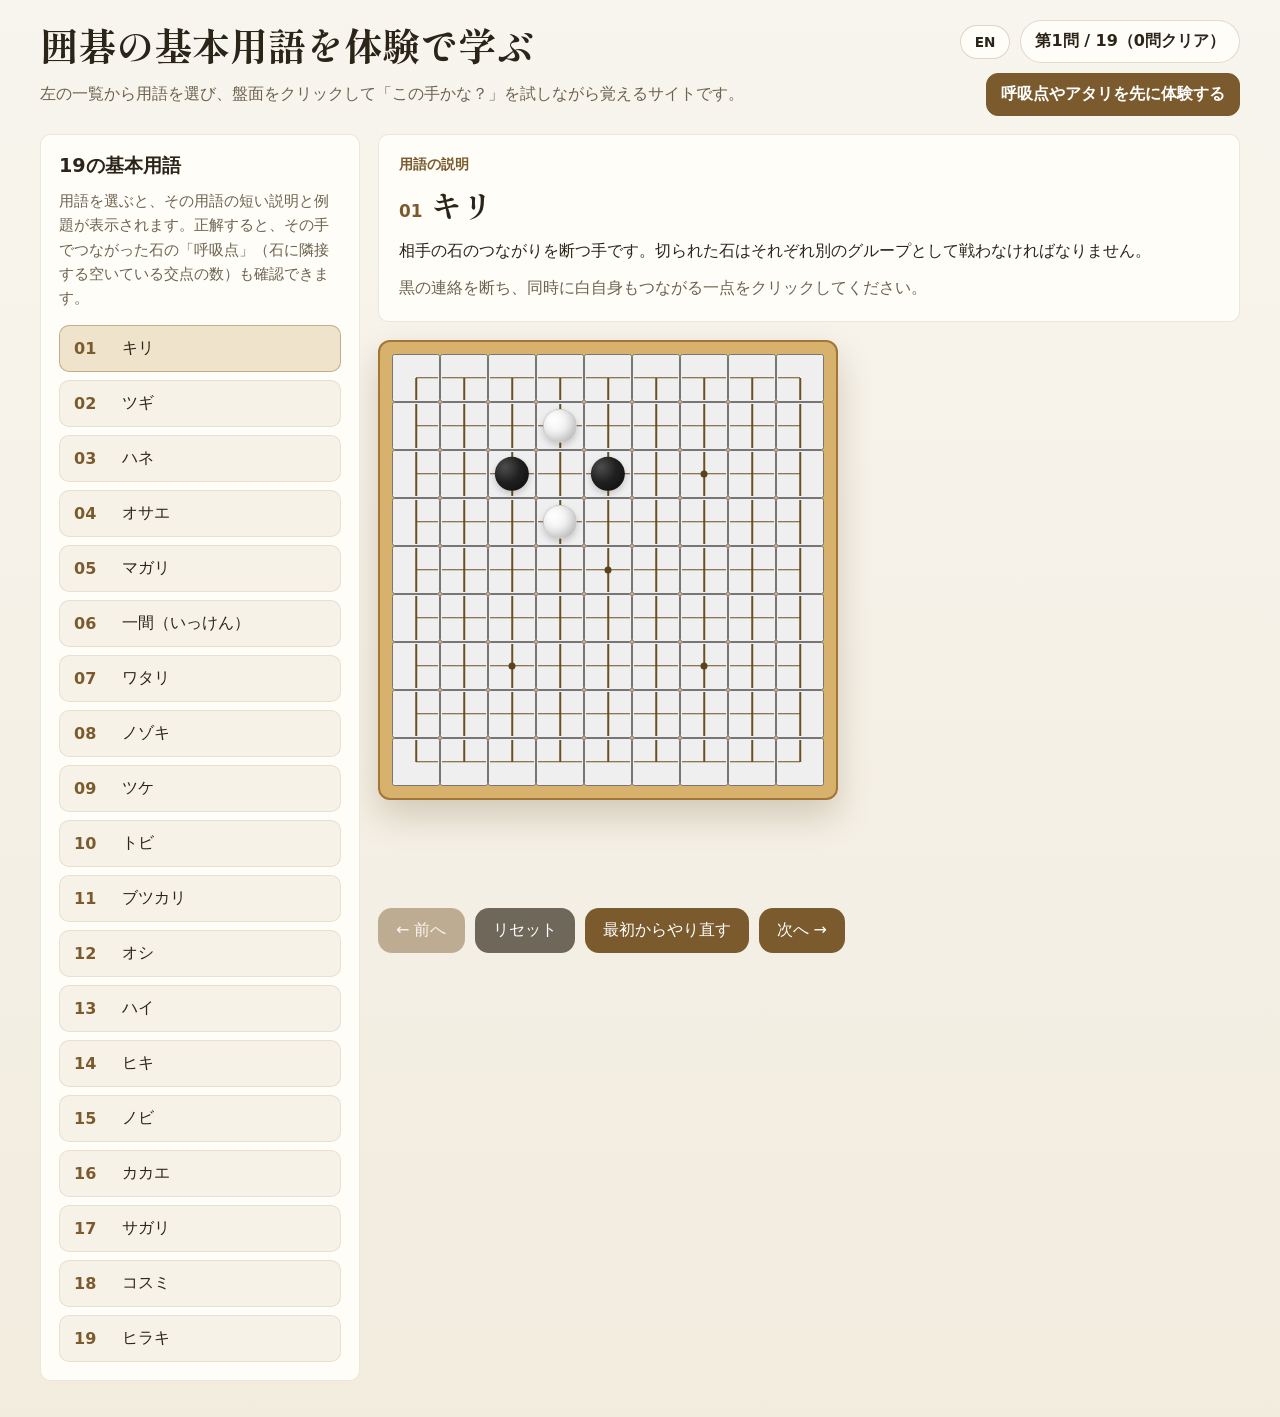
<file: index.html>
<!DOCTYPE html>
<html lang="ja">
<head>
  <meta charset="UTF-8" />
  <meta name="viewport" content="width=device-width, initial-scale=1.0" />
  <title>囲碁の基本用語を体験で学ぶ</title>
  <meta name="description" content="囲碁の基本用語（キリ、ツギ、ハネなど19種類）を、盤面をクリックしながら体験的に学べる無料の学習サイトです。" />
  <link rel="icon" type="image/svg+xml" href="favicon.svg" />
  <link rel="canonical" href="https://jacqueline37.github.io/gogoigo/" />
  <link rel="alternate" hreflang="ja" href="https://jacqueline37.github.io/gogoigo/" />
  <link rel="alternate" hreflang="en" href="https://jacqueline37.github.io/gogoigo/en/" />
  <link rel="alternate" hreflang="x-default" href="https://jacqueline37.github.io/gogoigo/" />

  <meta property="og:type" content="website" />
  <meta property="og:site_name" content="囲碁の基本用語を体験で学ぶ" />
  <meta property="og:title" content="囲碁の基本用語を体験で学ぶ" />
  <meta property="og:description" content="囲碁の基本用語（キリ、ツギ、ハネなど19種類）を、盤面をクリックしながら体験的に学べる無料の学習サイトです。" />
  <meta property="og:url" content="https://jacqueline37.github.io/gogoigo/" />
  <meta property="og:locale" content="ja_JP" />
  <meta property="og:image" content="https://jacqueline37.github.io/gogoigo/og-image.png" />
  <meta property="og:image:width" content="1200" />
  <meta property="og:image:height" content="630" />
  <meta name="twitter:card" content="summary_large_image" />
  <meta name="twitter:image" content="https://jacqueline37.github.io/gogoigo/og-image.png" />

  <link rel="preconnect" href="https://fonts.googleapis.com" />
  <link rel="preconnect" href="https://fonts.gstatic.com" crossorigin />
  <link
    href="https://fonts.googleapis.com/css2?family=Shippori+Mincho:wght@500;700&display=swap"
    rel="stylesheet"
  />
  <link rel="stylesheet" href="styles.css" />

  <!-- Google tag (gtag.js) -->
<script async src="https://www.googletagmanager.com/gtag/js?id=G-1BF9HSHYEM"></script>
<script>
  window.dataLayer = window.dataLayer || [];
  function gtag(){dataLayer.push(arguments);}
  gtag('js', new Date());

  gtag('config', 'G-1BF9HSHYEM');
</script>
  <script>window.FORCE_LANG = "ja";</script>
</head>
<body>
  <noscript>
    <p style="max-width: 640px; margin: 24px auto; padding: 16px; font-family: sans-serif; line-height: 1.7;">
      このサイトは囲碁の基本用語（キリ・ツギ・ハネなど）を、盤面をクリックしながら体験的に学べるインタラクティブな学習サイトです。動作にはJavaScriptが必要なので、ブラウザでJavaScriptを有効にしてご覧ください。
    </p>
  </noscript>
  <div class="app">
    <header class="site-header">
      <div>
        <h1 id="site-title">囲碁の基本用語を体験で学ぶ</h1>
        <p class="lead" id="site-lead">
          左の一覧から用語を選び、盤面をクリックして「この手かな？」を試しながら覚えるサイトです。
        </p>
      </div>

      <div class="header-status">
        <div class="status-row">
          <button id="lang-toggle-btn" class="lang-toggle-btn" type="button" data-lang-switch-href="en/index.html">EN</button>
          <p id="stage-indicator" class="stage-indicator">第1問 / 19</p>
        </div>
        <a id="rules-link" class="ghost-btn nav-link primary" href="rules.html">呼吸点やアタリを先に体験する</a>
        <button id="toggle-sidebar-btn" class="ghost-btn" type="button" aria-expanded="false">
          用語一覧を開く
        </button>
      </div>
    </header>

    <main class="layout">
      <aside class="sidebar" id="sidebar">
        <div class="sidebar-inner">
          <h2 id="sidebar-title">19の基本用語</h2>
          <p class="sidebar-note" id="sidebar-note">
            用語を選ぶと、その用語の短い説明と例題が表示されます。正解すると、その手でつながった石の「呼吸点」（石に隣接する空いている交点の数）も確認できます。
          </p>
          <div id="term-list" class="term-list"></div>
        </div>
      </aside>

      <section class="content">
        <div class="card intro-card">
          <p class="section-label" id="section-label">用語の説明</p>
          <h2 id="term-title">読み込み中...</h2>
          <p id="term-description" class="term-description"></p>
          <p id="term-instruction" class="term-instruction"></p>
        </div>

        <div class="card board-card">
          <div id="board" class="board" aria-label="囲碁盤"></div>
          <p id="message" class="message" aria-live="polite"></p>
          <p id="consequence" class="consequence" aria-live="polite"></p>
        </div>

        <div class="controls">
          <button id="prev-btn" type="button">← 前へ</button>
          <button id="reset-btn" type="button">リセット</button>
          <button id="restart-btn" type="button">最初からやり直す</button>
          <button id="next-btn" type="button">次へ →</button>
        </div>
      </section>
    </main>
  </div>

  <script src="i18n.js"></script>
  <script src="go-rules.js"></script>
  <script src="board-ui.js"></script>
  <script src="stages.js"></script>
  <script src="app.js"></script>
</body>
</html>
</file>
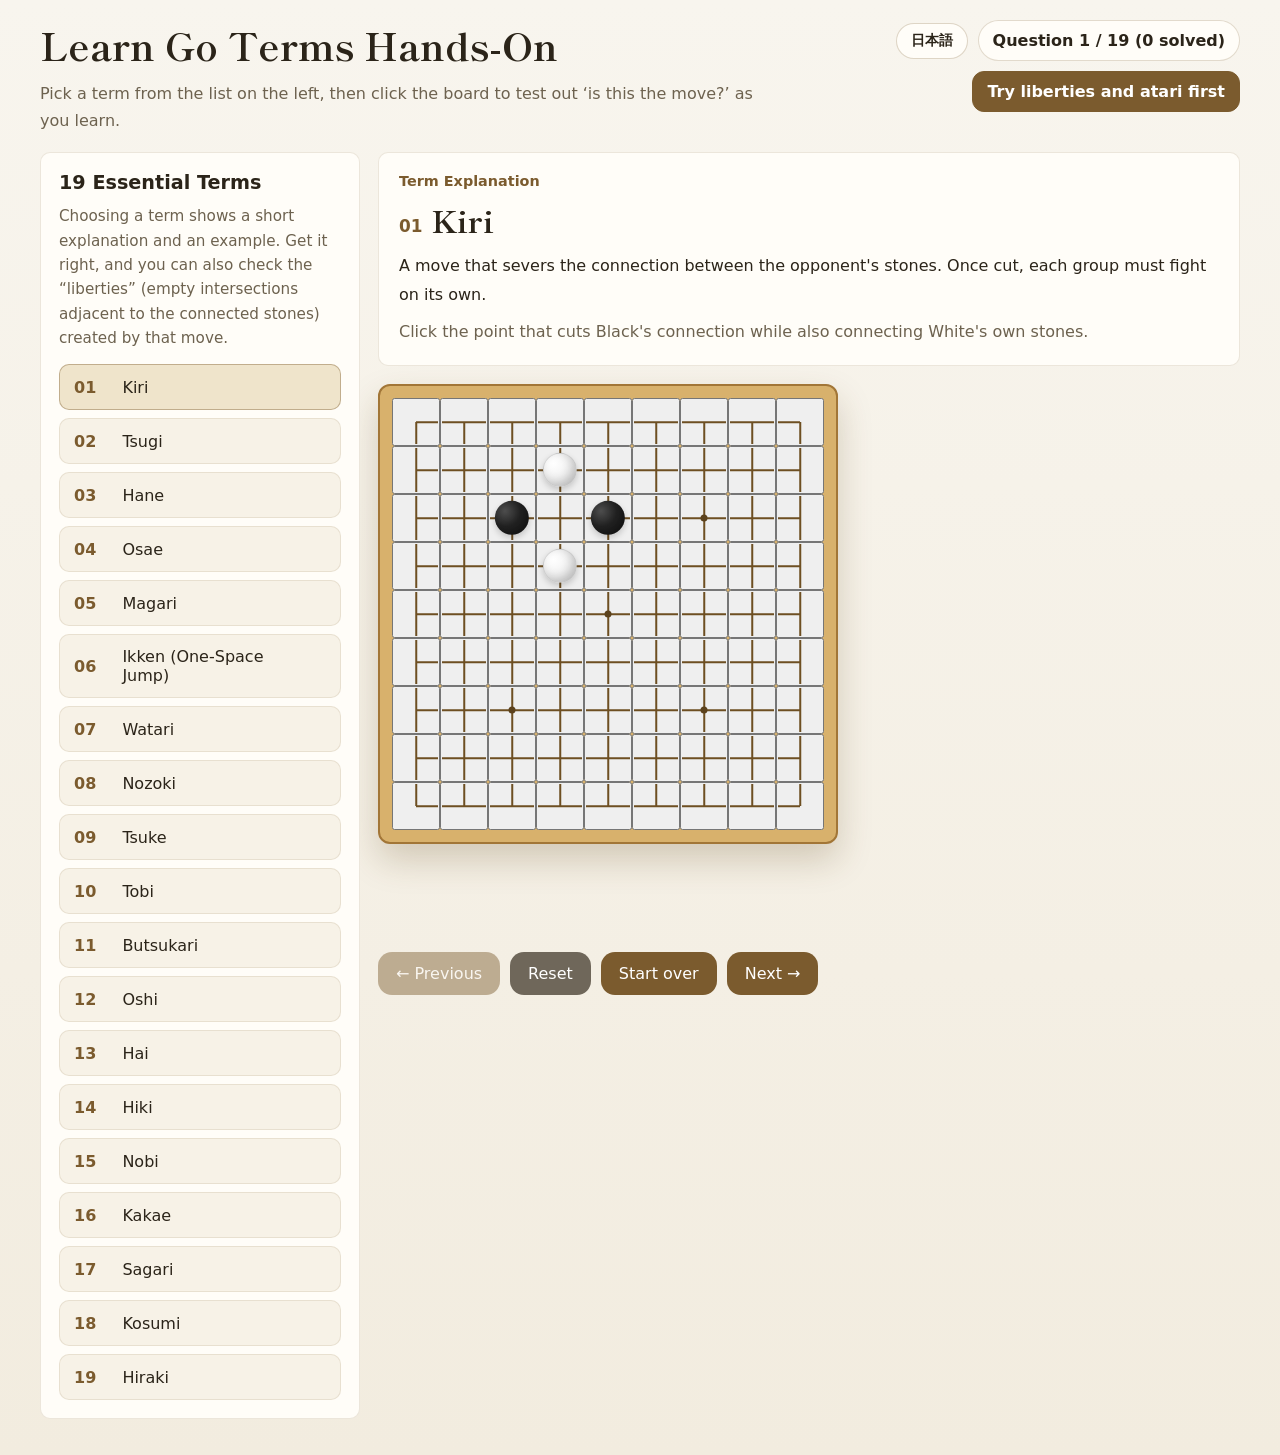
<file: en/index.html>
<!DOCTYPE html>
<html lang="en">
<head>
  <meta charset="UTF-8" />
  <meta name="viewport" content="width=device-width, initial-scale=1.0" />
  <title>Learn Go Terms Hands-On</title>
  <meta name="description" content="Learn essential Go (Igo) terms — kiri, tsugi, hane, and 19 in total — hands-on by clicking moves on an interactive board. A free learning site." />
  <link rel="icon" type="image/svg+xml" href="../favicon.svg" />
  <link rel="canonical" href="https://jacqueline37.github.io/gogoigo/en/" />
  <link rel="alternate" hreflang="ja" href="https://jacqueline37.github.io/gogoigo/" />
  <link rel="alternate" hreflang="en" href="https://jacqueline37.github.io/gogoigo/en/" />
  <link rel="alternate" hreflang="x-default" href="https://jacqueline37.github.io/gogoigo/" />

  <meta property="og:type" content="website" />
  <meta property="og:site_name" content="Learn Go Terms Hands-On" />
  <meta property="og:title" content="Learn Go Terms Hands-On" />
  <meta property="og:description" content="Learn essential Go (Igo) terms — kiri, tsugi, hane, and 19 in total — hands-on by clicking moves on an interactive board. A free learning site." />
  <meta property="og:url" content="https://jacqueline37.github.io/gogoigo/en/" />
  <meta property="og:locale" content="en_US" />
  <meta property="og:image" content="https://jacqueline37.github.io/gogoigo/og-image.png" />
  <meta property="og:image:width" content="1200" />
  <meta property="og:image:height" content="630" />
  <meta name="twitter:card" content="summary_large_image" />
  <meta name="twitter:image" content="https://jacqueline37.github.io/gogoigo/og-image.png" />

  <link rel="preconnect" href="https://fonts.googleapis.com" />
  <link rel="preconnect" href="https://fonts.gstatic.com" crossorigin />
  <link
    href="https://fonts.googleapis.com/css2?family=Shippori+Mincho:wght@500;700&display=swap"
    rel="stylesheet"
  />
  <link rel="stylesheet" href="../styles.css" />

  <!-- Google tag (gtag.js) -->
<script async src="https://www.googletagmanager.com/gtag/js?id=G-1BF9HSHYEM"></script>
<script>
  window.dataLayer = window.dataLayer || [];
  function gtag(){dataLayer.push(arguments);}
  gtag('js', new Date());

  gtag('config', 'G-1BF9HSHYEM');
</script>
  <script>window.FORCE_LANG = "en";</script>
</head>
<body>
  <noscript>
    <p style="max-width: 640px; margin: 24px auto; padding: 16px; font-family: sans-serif; line-height: 1.7;">
      This site is an interactive way to learn essential Go terms (kiri, tsugi, hane, and more) by clicking moves on the board. It requires JavaScript — please enable it in your browser.
    </p>
  </noscript>
  <div class="app">
    <header class="site-header">
      <div>
        <h1 id="site-title">Learn Go Terms Hands-On</h1>
        <p class="lead" id="site-lead">
          Pick a term from the list on the left, then click the board to test out ‘is this the move?’ as you learn.
        </p>
      </div>

      <div class="header-status">
        <div class="status-row">
          <button id="lang-toggle-btn" class="lang-toggle-btn" type="button" data-lang-switch-href="../">日本語</button>
          <p id="stage-indicator" class="stage-indicator">Question 1 / 19</p>
        </div>
        <a id="rules-link" class="ghost-btn nav-link primary" href="rules.html">Try liberties and atari first</a>
        <button id="toggle-sidebar-btn" class="ghost-btn" type="button" aria-expanded="false">
          Show term list
        </button>
      </div>
    </header>

    <main class="layout">
      <aside class="sidebar" id="sidebar">
        <div class="sidebar-inner">
          <h2 id="sidebar-title">19 Essential Terms</h2>
          <p class="sidebar-note" id="sidebar-note">
            Choosing a term shows a short explanation and an example. Get it right, and you can also check the “liberties” (empty intersections adjacent to the connected stones) created by that move.
          </p>
          <div id="term-list" class="term-list"></div>
        </div>
      </aside>

      <section class="content">
        <div class="card intro-card">
          <p class="section-label" id="section-label">Term Explanation</p>
          <h2 id="term-title">Loading...</h2>
          <p id="term-description" class="term-description"></p>
          <p id="term-instruction" class="term-instruction"></p>
        </div>

        <div class="card board-card">
          <div id="board" class="board" aria-label="Go board"></div>
          <p id="message" class="message" aria-live="polite"></p>
          <p id="consequence" class="consequence" aria-live="polite"></p>
        </div>

        <div class="controls">
          <button id="prev-btn" type="button">← Previous</button>
          <button id="reset-btn" type="button">Reset</button>
          <button id="restart-btn" type="button">Start over</button>
          <button id="next-btn" type="button">Next →</button>
        </div>
      </section>
    </main>
  </div>

  <script src="../i18n.js"></script>
  <script src="../go-rules.js"></script>
  <script src="../board-ui.js"></script>
  <script src="../stages.js"></script>
  <script src="../app.js"></script>
</body>
</html>
</file>
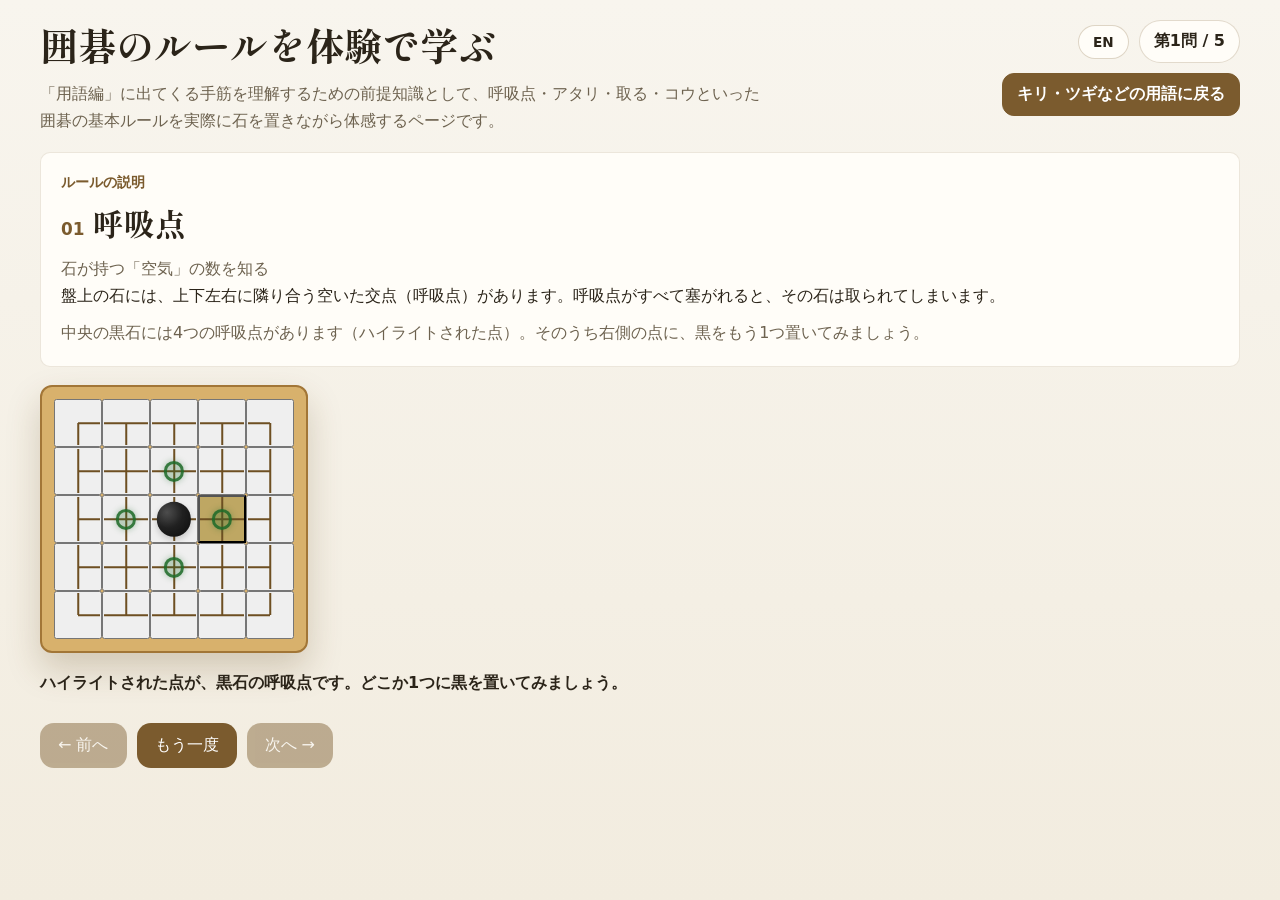
<file: rules.html>
<!DOCTYPE html>
<html lang="ja">
<head>
  <meta charset="UTF-8" />
  <meta name="viewport" content="width=device-width, initial-scale=1.0" />
  <title>囲碁のルールを体験で学ぶ</title>
  <meta name="description" content="「囲碁の基本用語を体験で学ぶ」用語編の前提知識として、呼吸点・アタリ・石を取る・コウなど囲碁の基本ルールを実際に石を打ちながら体験できるページです。" />
  <link rel="icon" type="image/svg+xml" href="favicon.svg" />
  <link rel="canonical" href="https://jacqueline37.github.io/gogoigo/rules.html" />
  <link rel="alternate" hreflang="ja" href="https://jacqueline37.github.io/gogoigo/rules.html" />
  <link rel="alternate" hreflang="en" href="https://jacqueline37.github.io/gogoigo/en/rules.html" />
  <link rel="alternate" hreflang="x-default" href="https://jacqueline37.github.io/gogoigo/rules.html" />

  <meta property="og:type" content="website" />
  <meta property="og:site_name" content="囲碁の基本用語を体験で学ぶ" />
  <meta property="og:title" content="囲碁のルールを体験で学ぶ" />
  <meta property="og:description" content="「囲碁の基本用語を体験で学ぶ」用語編の前提知識として、呼吸点・アタリ・石を取る・コウなど囲碁の基本ルールを実際に石を打ちながら体験できるページです。" />
  <meta property="og:url" content="https://jacqueline37.github.io/gogoigo/rules.html" />
  <meta property="og:locale" content="ja_JP" />
  <meta property="og:image" content="https://jacqueline37.github.io/gogoigo/og-image.png" />
  <meta property="og:image:width" content="1200" />
  <meta property="og:image:height" content="630" />
  <meta name="twitter:card" content="summary_large_image" />
  <meta name="twitter:image" content="https://jacqueline37.github.io/gogoigo/og-image.png" />

  <link rel="preconnect" href="https://fonts.googleapis.com" />
  <link rel="preconnect" href="https://fonts.gstatic.com" crossorigin />
  <link
    href="https://fonts.googleapis.com/css2?family=Shippori+Mincho:wght@500;700&display=swap"
    rel="stylesheet"
  />
  <link rel="stylesheet" href="styles.css" />

  <!-- Google tag (gtag.js) -->
<script async src="https://www.googletagmanager.com/gtag/js?id=G-1BF9HSHYEM"></script>
<script>
  window.dataLayer = window.dataLayer || [];
  function gtag(){dataLayer.push(arguments);}
  gtag('js', new Date());

  gtag('config', 'G-1BF9HSHYEM');
</script>
  <script>window.FORCE_LANG = "ja";</script>
</head>
<body>
  <noscript>
    <p style="max-width: 640px; margin: 24px auto; padding: 16px; font-family: sans-serif; line-height: 1.7;">
      このサイトは呼吸点・アタリ・石を取る・コウなど、囲碁の基本ルールを実際に石を置きながら体験的に学べるインタラクティブな学習サイトです。動作にはJavaScriptが必要なので、ブラウザでJavaScriptを有効にしてご覧ください。
    </p>
  </noscript>
  <div class="app">
    <header class="site-header">
      <div>
        <h1 id="site-title">囲碁のルールを体験で学ぶ</h1>
        <p class="lead" id="site-lead">
          「用語編」に出てくる手筋を理解するための前提知識として、呼吸点・アタリ・取る・コウといった囲碁の基本ルールを実際に石を置きながら体感するページです。
        </p>
      </div>

      <div class="header-status">
        <div class="status-row">
          <button id="lang-toggle-btn" class="lang-toggle-btn" type="button" data-lang-switch-href="en/rules.html">EN</button>
          <p id="stage-indicator" class="stage-indicator">第1問 / 5</p>
        </div>
        <a id="index-link" class="ghost-btn nav-link primary" href="index.html">キリ・ツギなどの用語に戻る</a>
      </div>
    </header>

    <main class="layout layout-single">
      <section class="content">
        <div class="card intro-card">
          <p class="section-label" id="section-label">ルールの説明</p>
          <h2 id="rule-title">読み込み中...</h2>
          <p id="rule-subtitle" class="term-instruction"></p>
          <p id="rule-description" class="term-description"></p>
          <p id="rule-objective" class="term-instruction"></p>
        </div>

        <div class="card board-card">
          <div id="board" class="board" aria-label="囲碁盤"></div>
          <p id="message" class="message" aria-live="polite"></p>
        </div>

        <div class="controls">
          <button id="prev-btn" type="button">← 前へ</button>
          <button id="retry-btn" type="button">もう一度</button>
          <button id="next-btn" type="button">次へ →</button>
        </div>
      </section>
    </main>
  </div>

  <script src="i18n.js"></script>
  <script src="go-rules.js"></script>
  <script src="board-ui.js"></script>
  <script src="rules-stages.js"></script>
  <script src="rules.js"></script>
</body>
</html>
</file>
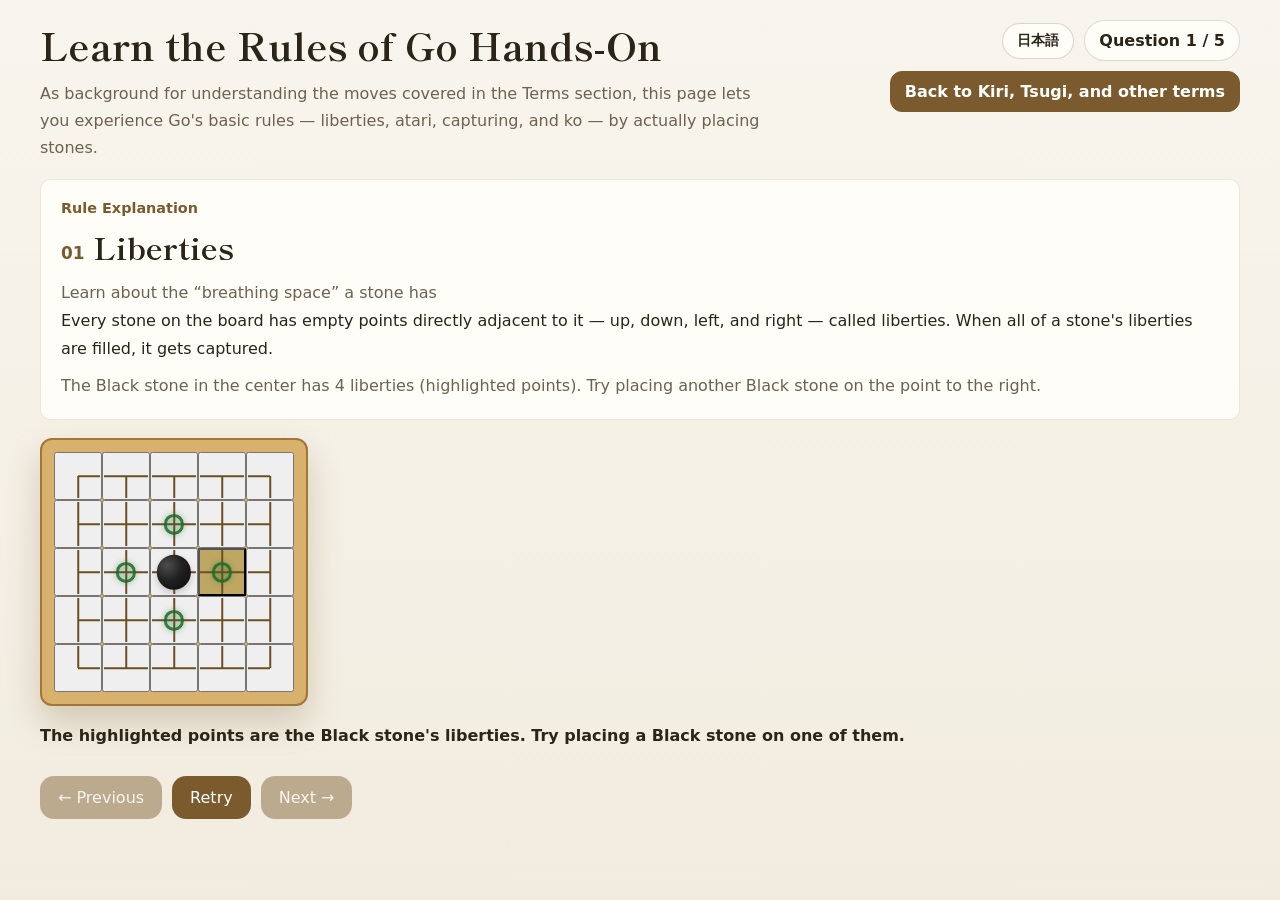
<file: en/rules.html>
<!DOCTYPE html>
<html lang="en">
<head>
  <meta charset="UTF-8" />
  <meta name="viewport" content="width=device-width, initial-scale=1.0" />
  <title>Learn the Rules of Go Hands-On</title>
  <meta name="description" content="Learn the basic rules of Go — liberties, atari, capturing, and ko — hands-on by placing stones on an interactive board. A prerequisite primer for the Terms section." />
  <link rel="icon" type="image/svg+xml" href="../favicon.svg" />
  <link rel="canonical" href="https://jacqueline37.github.io/gogoigo/en/rules.html" />
  <link rel="alternate" hreflang="ja" href="https://jacqueline37.github.io/gogoigo/rules.html" />
  <link rel="alternate" hreflang="en" href="https://jacqueline37.github.io/gogoigo/en/rules.html" />
  <link rel="alternate" hreflang="x-default" href="https://jacqueline37.github.io/gogoigo/rules.html" />

  <meta property="og:type" content="website" />
  <meta property="og:site_name" content="Learn Go Terms Hands-On" />
  <meta property="og:title" content="Learn the Rules of Go Hands-On" />
  <meta property="og:description" content="Learn the basic rules of Go — liberties, atari, capturing, and ko — hands-on by placing stones on an interactive board. A prerequisite primer for the Terms section." />
  <meta property="og:url" content="https://jacqueline37.github.io/gogoigo/en/rules.html" />
  <meta property="og:locale" content="en_US" />
  <meta property="og:image" content="https://jacqueline37.github.io/gogoigo/og-image.png" />
  <meta property="og:image:width" content="1200" />
  <meta property="og:image:height" content="630" />
  <meta name="twitter:card" content="summary_large_image" />
  <meta name="twitter:image" content="https://jacqueline37.github.io/gogoigo/og-image.png" />

  <link rel="preconnect" href="https://fonts.googleapis.com" />
  <link rel="preconnect" href="https://fonts.gstatic.com" crossorigin />
  <link
    href="https://fonts.googleapis.com/css2?family=Shippori+Mincho:wght@500;700&display=swap"
    rel="stylesheet"
  />
  <link rel="stylesheet" href="../styles.css" />

  <!-- Google tag (gtag.js) -->
<script async src="https://www.googletagmanager.com/gtag/js?id=G-1BF9HSHYEM"></script>
<script>
  window.dataLayer = window.dataLayer || [];
  function gtag(){dataLayer.push(arguments);}
  gtag('js', new Date());

  gtag('config', 'G-1BF9HSHYEM');
</script>
  <script>window.FORCE_LANG = "en";</script>
</head>
<body>
  <noscript>
    <p style="max-width: 640px; margin: 24px auto; padding: 16px; font-family: sans-serif; line-height: 1.7;">
      This site is an interactive way to learn Go's basic rules — liberties, atari, capturing, and ko — by placing stones on the board. It requires JavaScript — please enable it in your browser.
    </p>
  </noscript>
  <div class="app">
    <header class="site-header">
      <div>
        <h1 id="site-title">Learn the Rules of Go Hands-On</h1>
        <p class="lead" id="site-lead">
          As background for understanding the moves covered in the Terms section, this page lets you experience Go's basic rules — liberties, atari, capturing, and ko — by actually placing stones.
        </p>
      </div>

      <div class="header-status">
        <div class="status-row">
          <button id="lang-toggle-btn" class="lang-toggle-btn" type="button" data-lang-switch-href="../rules.html">日本語</button>
          <p id="stage-indicator" class="stage-indicator">Question 1 / 5</p>
        </div>
        <a id="index-link" class="ghost-btn nav-link primary" href="index.html">Back to Kiri, Tsugi, and other terms</a>
      </div>
    </header>

    <main class="layout layout-single">
      <section class="content">
        <div class="card intro-card">
          <p class="section-label" id="section-label">Rule Explanation</p>
          <h2 id="rule-title">Loading...</h2>
          <p id="rule-subtitle" class="term-instruction"></p>
          <p id="rule-description" class="term-description"></p>
          <p id="rule-objective" class="term-instruction"></p>
        </div>

        <div class="card board-card">
          <div id="board" class="board" aria-label="Go board"></div>
          <p id="message" class="message" aria-live="polite"></p>
        </div>

        <div class="controls">
          <button id="prev-btn" type="button">← Previous</button>
          <button id="retry-btn" type="button">Retry</button>
          <button id="next-btn" type="button">Next →</button>
        </div>
      </section>
    </main>
  </div>

  <script src="../i18n.js"></script>
  <script src="../go-rules.js"></script>
  <script src="../board-ui.js"></script>
  <script src="../rules-stages.js"></script>
  <script src="../rules.js"></script>
</body>
</html>
</file>
<file: styles.css>
:root {
  --bg: #f5f2ea;
  --panel: #fffdf8;
  --panel-2: #f7f2e7;
  --line: #d8c7a2;
  --text: #2b2419;
  --muted: #6d624f;
  --accent: #7b5b2e;
  --accent-2: #a17b43;

  --font-ui:
    "Hiragino Kaku Gothic ProN",
    "Yu Gothic",
    "Meiryo",
    system-ui,
    sans-serif;
  --font-display: "Shippori Mincho", "Yu Mincho", serif;

  --board-cell: min(8vw, 48px);
}

* {
  box-sizing: border-box;
}

html, body {
  margin: 0;
  padding: 0;
  background: linear-gradient(180deg, #f8f5ee 0%, #f2ecdf 100%);
  color: var(--text);
  font-family: var(--font-ui);
}

body {
  min-height: 100vh;
}

button {
  font: inherit;
}

.app {
  width: min(1200px, calc(100% - 24px));
  margin: 0 auto;
  padding: 20px 0 36px;
}

.site-header {
  display: flex;
  justify-content: space-between;
  gap: 20px;
  align-items: flex-start;
  margin-bottom: 18px;
}

h1 {
  margin: 0 0 10px;
  font-family: var(--font-display);
  font-size: clamp(1.8rem, 3vw, 2.6rem);
  font-weight: 700;
  line-height: 1.3;
}

.lead {
  margin: 0;
  color: var(--muted);
  line-height: 1.7;
  max-width: 720px;
}

.header-status {
  display: flex;
  flex-direction: column;
  align-items: flex-end;
  gap: 10px;
  min-width: 180px;
}

.stage-indicator {
  margin: 0;
  padding: 10px 14px;
  border-radius: 999px;
  background: var(--panel);
  border: 1px solid rgba(123, 91, 46, 0.22);
  font-weight: 700;
  white-space: nowrap;
}

.status-row {
  display: flex;
  align-items: center;
  gap: 10px;
  flex-wrap: wrap;
}

.ghost-btn {
  display: none;
  border: 1px solid rgba(123, 91, 46, 0.25);
  background: var(--panel);
  color: var(--text);
  padding: 10px 14px;
  border-radius: 12px;
  cursor: pointer;
}

.ghost-btn.nav-link {
  display: inline-flex;
  align-items: center;
  justify-content: center;
  text-decoration: none;
  white-space: nowrap;
}

.ghost-btn.nav-link.primary {
  background: var(--accent);
  color: #fff;
  border-color: var(--accent);
  font-weight: 700;
}

.ghost-btn.nav-link.primary:hover {
  opacity: 0.92;
}

.lang-toggle-btn {
  display: inline-flex;
  align-items: center;
  justify-content: center;
  border: 1px solid rgba(123, 91, 46, 0.25);
  background: var(--panel);
  color: var(--text);
  padding: 8px 14px;
  border-radius: 999px;
  cursor: pointer;
  font-weight: 700;
  font-size: 0.85rem;
  white-space: nowrap;
}

.lang-toggle-btn:hover {
  border-color: rgba(123, 91, 46, 0.4);
}

.layout {
  display: grid;
  grid-template-columns: 320px 1fr;
  gap: 18px;
  align-items: start;
}

.layout-single {
  grid-template-columns: 1fr;
}

.sidebar,
.card {
  background: var(--panel);
  border: 1px solid rgba(123, 91, 46, 0.14);
  border-radius: 10px;
}

.sidebar {
  position: sticky;
  top: 16px;
  overflow: hidden;
}

.card.board-card {
  background: transparent;
  border: none;
  padding: 0;
}

.sidebar-inner {
  padding: 18px;
}

.sidebar h2 {
  margin: 0 0 10px;
  font-size: 1.2rem;
}

.sidebar-note {
  margin: 0 0 14px;
  color: var(--muted);
  font-size: 0.95rem;
  line-height: 1.6;
}

.term-list {
  display: flex;
  flex-direction: column;
  gap: 8px;
}

.term-item {
  display: flex;
  align-items: center;
  gap: 10px;
  width: 100%;
  border: 1px solid rgba(123, 91, 46, 0.12);
  background: var(--panel-2);
  color: var(--text);
  border-radius: 10px;
  padding: 12px 14px;
  text-align: left;
  cursor: pointer;
  transition: transform 0.15s ease, background 0.15s ease, border-color 0.15s ease;
}

.term-item:hover {
  transform: translateY(-1px);
  border-color: rgba(123, 91, 46, 0.3);
}

.term-item.solved {
  border-color: rgba(31, 107, 42, 0.3);
}

.term-item.active {
  background: #efe4cb;
  border-color: rgba(123, 91, 46, 0.4);
}

.term-index {
  display: inline-block;
  min-width: 2.4em;
  color: var(--accent);
  font-weight: 700;
}

.term-label {
  flex: 1;
}

.term-check {
  display: inline-flex;
  align-items: center;
  justify-content: center;
  width: 20px;
  height: 20px;
  border-radius: 999px;
  font-size: 0.7rem;
  font-weight: 700;
  flex-shrink: 0;
}

.term-item.solved .term-check {
  background: rgba(31, 107, 42, 0.14);
  color: #1f6b2a;
}

.term-item.solved .term-check::before {
  content: "✓";
}

.content {
  display: grid;
  gap: 18px;
}

.card {
  padding: 20px;
}

.section-label {
  margin: 0 0 8px;
  color: var(--accent);
  font-size: 0.9rem;
  font-weight: 700;
}

#term-title,
#rule-title {
  margin: 0 0 10px;
  font-family: var(--font-display);
  font-size: clamp(1.4rem, 2.4vw, 2rem);
  font-weight: 700;
}

.stage-number {
  font-family: var(--font-ui);
  font-size: 0.55em;
  font-weight: 700;
  color: var(--accent);
  margin-right: 0.5em;
  vertical-align: middle;
}

.term-description {
  margin: 0 0 8px;
  line-height: 1.8;
  color: var(--text);
}

.term-instruction {
  margin: 0;
  color: var(--muted);
  line-height: 1.7;
}

.board-card {
  display: grid;
  gap: 16px;
  justify-items: start;
}

.board {
  display: grid;
  gap: 0;
  background: #d8b16c;
  border: 2px solid #a27637;
  border-radius: 12px;
  padding: 12px;
  width: fit-content;
  max-width: 100%;
  overflow: auto;
  box-shadow: 0 16px 34px rgba(90, 62, 20, 0.22);
}

.board-row {
  display: contents;
}

.cell {
  position: relative;
  width: var(--board-cell);
  height: var(--board-cell);
  cursor: pointer;
}

.cell::before,
.cell::after {
  content: "";
  position: absolute;
  background: #6e4f22;
}

.cell::before {
  left: 50%;
  top: 0;
  width: 1.5px;
  height: 100%;
  transform: translateX(-50%);
}

.cell::after {
  top: 50%;
  left: 0;
  width: 100%;
  height: 1.5px;
  transform: translateY(-50%);
}

.cell.edge-top::before {
  top: 50%;
  height: 50%;
}

.cell.edge-bottom::before {
  height: 50%;
}

.cell.edge-left::after {
  left: 50%;
  width: 50%;
}

.cell.edge-right::after {
  width: 50%;
}

.cell.highlight-answer {
  background: rgba(255, 255, 255, 0.3);
  box-shadow: 0 0 12px rgba(255, 255, 255, 0.7);
  border-radius: 50%;
}

.star-point::marker {
  content: "";
}

.star-point-dot {
  position: absolute;
  width: 7px;
  height: 7px;
  background: #5c421d;
  border-radius: 999px;
  left: 50%;
  top: 50%;
  transform: translate(-50%, -50%);
  z-index: 1;
}

.stone {
  position: absolute;
  width: 78%;
  height: 78%;
  border-radius: 999px;
  left: 50%;
  top: 50%;
  transform: translate(-50%, -50%);
  z-index: 2;
  box-shadow: inset -4px -4px 10px rgba(0, 0, 0, 0.16), 0 3px 6px rgba(0, 0, 0, 0.18);
}

.stone.black {
  background: radial-gradient(circle at 30% 30%, #4d4d4d 0%, #222 45%, #111 100%);
}

.stone.white {
  background: radial-gradient(circle at 30% 30%, #ffffff 0%, #f0f0f0 55%, #d8d8d8 100%);
  border: 1px solid rgba(0, 0, 0, 0.15);
}

.stone.ghost {
  opacity: 0.35;
  box-shadow: none;
}

.marker {
  position: absolute;
  left: 50%;
  top: 50%;
  transform: translate(-50%, -50%);
  z-index: 3;
  font-weight: 700;
  font-size: 0.9rem;
  pointer-events: none;
}

.marker.black-text {
  color: #111;
}

.marker.white-text {
  color: #fff;
  text-shadow: 0 1px 2px rgba(0,0,0,0.35);
}

.message {
  margin: 0;
  min-height: 2.2em;
  line-height: 1.7;
  color: var(--text);
  font-weight: 600;
}

.message.success {
  color: #1f6b2a;
}

.message.error {
  color: #8c2d2d;
}

.consequence {
  margin: 0;
  min-height: 1.4em;
  color: var(--accent);
  font-weight: 600;
}

.liberty-highlight {
  position: absolute;
  width: 46%;
  height: 46%;
  left: 50%;
  top: 50%;
  transform: translate(-50%, -50%);
  border-radius: 999px;
  border: 3px solid rgba(31, 107, 42, 0.85);
  background: rgba(31, 107, 42, 0.25);
  box-shadow: 0 0 6px rgba(31, 107, 42, 0.35);
  z-index: 1;
  pointer-events: none;
}

.cell.target {
  background: rgba(31, 107, 42, 0.14);
}

.cell.forbidden {
  background: rgba(140, 45, 45, 0.14);
}

.cell.capture-preview {
  box-shadow: inset 0 0 0 2px rgba(140, 45, 45, 0.5);
}

.controls-card {
  padding-top: 16px;
  padding-bottom: 16px;
}

.controls {
  display: flex;
  gap: 10px;
  flex-wrap: wrap;
}

.controls button {
  border: none;
  background: var(--accent);
  color: white;
  padding: 12px 18px;
  border-radius: 14px;
  cursor: pointer;
  transition: opacity 0.15s ease, transform 0.15s ease;
}

.controls button:hover {
  opacity: 0.94;
  transform: translateY(-1px);
}

.controls button:disabled {
  opacity: 0.45;
  cursor: not-allowed;
  transform: none;
}

#reset-btn {
  background: #6f675a;
}

@media (max-width: 920px) {
  .layout {
    grid-template-columns: 1fr;
  }

  .site-header {
    flex-direction: column;
    align-items: stretch;
  }

  .header-status {
    align-items: stretch;
    width: 100%;
  }

  .status-row {
    justify-content: space-between;
  }

  .ghost-btn {
    display: inline-flex;
    align-items: center;
    justify-content: center;
    width: 100%;
  }

  .sidebar {
    position: static;
    display: none;
  }

  .sidebar.open {
    display: block;
  }

  .board-card {
    justify-items: center;
  }
}

@media (max-width: 560px) {
  .app {
    width: min(100% - 16px, 1200px);
    padding-top: 12px;
  }

  .card,
  .sidebar-inner {
    padding: 16px;
  }

  .controls {
    display: grid;
    grid-template-columns: 1fr 1fr;
  }

  .controls button:last-child {
    grid-column: 1 / -1;
  }
}

@media (max-width: 400px) {
  .board-card {
    padding-left: 8px;
    padding-right: 8px;
  }

  .board {
    padding: 6px;
    border-width: 1px;
  }
}
</file>
